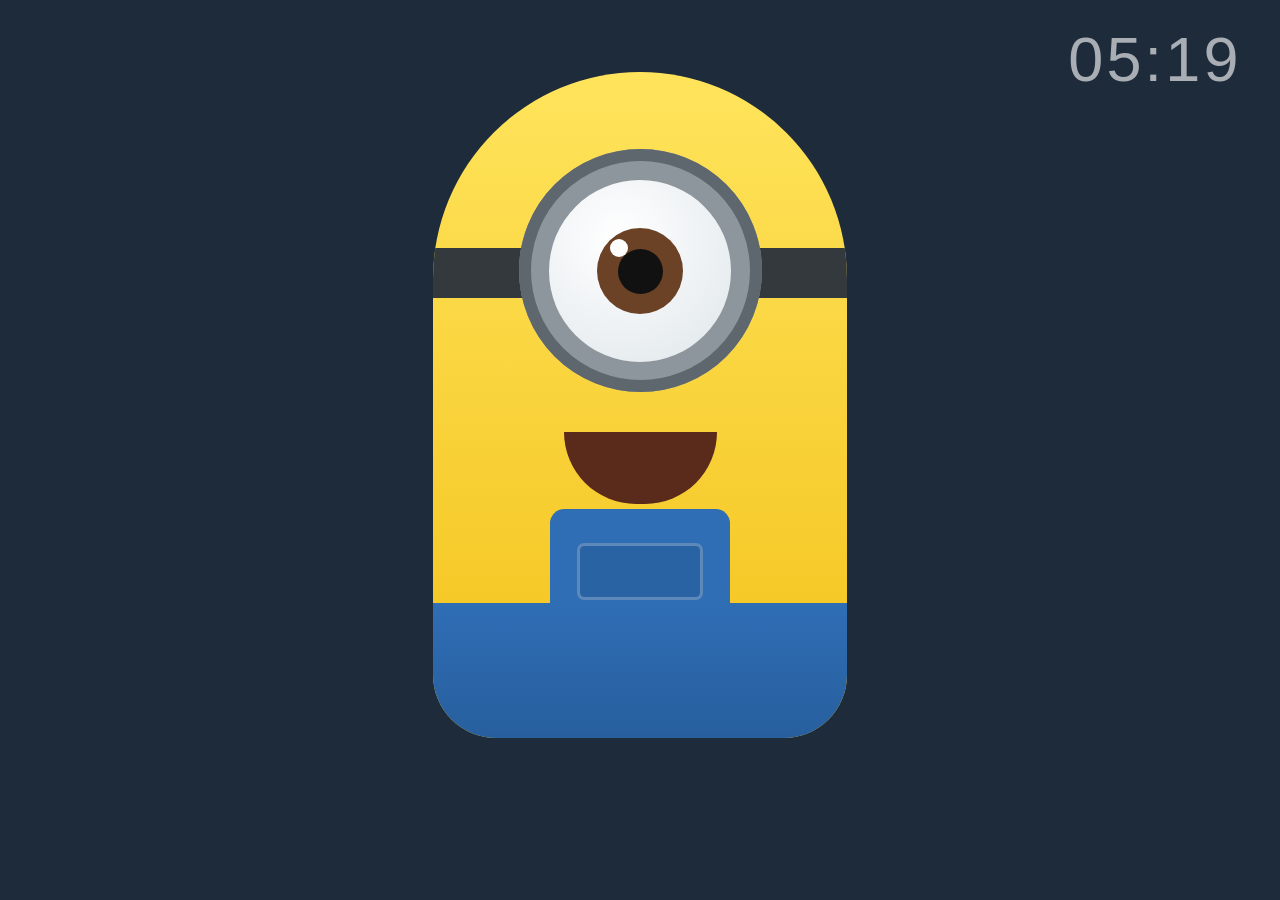
<file: app/src/main/assets/face/index.html>
<!doctype html>
<html lang="fr">
<head>
<meta charset="utf-8">
<meta name="viewport" content="width=device-width, initial-scale=1, user-scalable=no">
<title>Bello</title>
<link rel="stylesheet" href="face.css">
</head>
<body class="idle">
<!--
  The face is built from HTML elements, not SVG: only `transform` and `opacity` are animated, so
  the GPU composites them without repainting the whole picture. An animated SVG costs ~13 % CPU
  when idle on this tablet, this version ~0.5 % (see docs/feasibility-results.md, SP-06).
-->
<div id="stage">
  <div id="face">
    <div class="head">
      <div class="strap"></div>
      <div class="goggle">
        <div class="ring"></div>
        <div class="glow"></div>
        <div class="glass">
          <div id="pupil">
            <div class="iris"></div>
            <div class="highlight"></div>
          </div>
          <div id="lid"></div>
          <div id="lidLow"></div>
        </div>
      </div>
      <div id="mouth"></div>

      <!-- The overalls live inside the body: its rounded silhouette clips them, so the denim
           takes the body's own curve and there is no seam to get wrong. -->
      <div class="overalls"></div>
      <div class="bib"><div class="pocket"></div></div>
    </div>
  </div>

  <div id="dots"><i></i><i></i><i></i></div>
  <div id="zzz">z<span>z</span></div>
  <div id="question">?</div>
  <div id="bang">!</div>
</div>

<div id="clock"></div>
<div id="countdown"></div>
<div id="offline">hors ligne</div>
<div id="subtitles">
  <div id="user"></div>
  <div id="answer"></div>
</div>
<!-- A page for the phone (FR-PAGE-05): the QR code is painted once on the canvas, then nothing moves. -->
<div id="qr">
  <canvas id="qrCanvas"></canvas>
  <div id="qrCaption"></div>
  <div id="qrHint">Sur le Wi-Fi de la maison</div>
  <div id="qrUrl"></div>
</div>

<script src="face.js"></script>
</body>
</html>
</file>
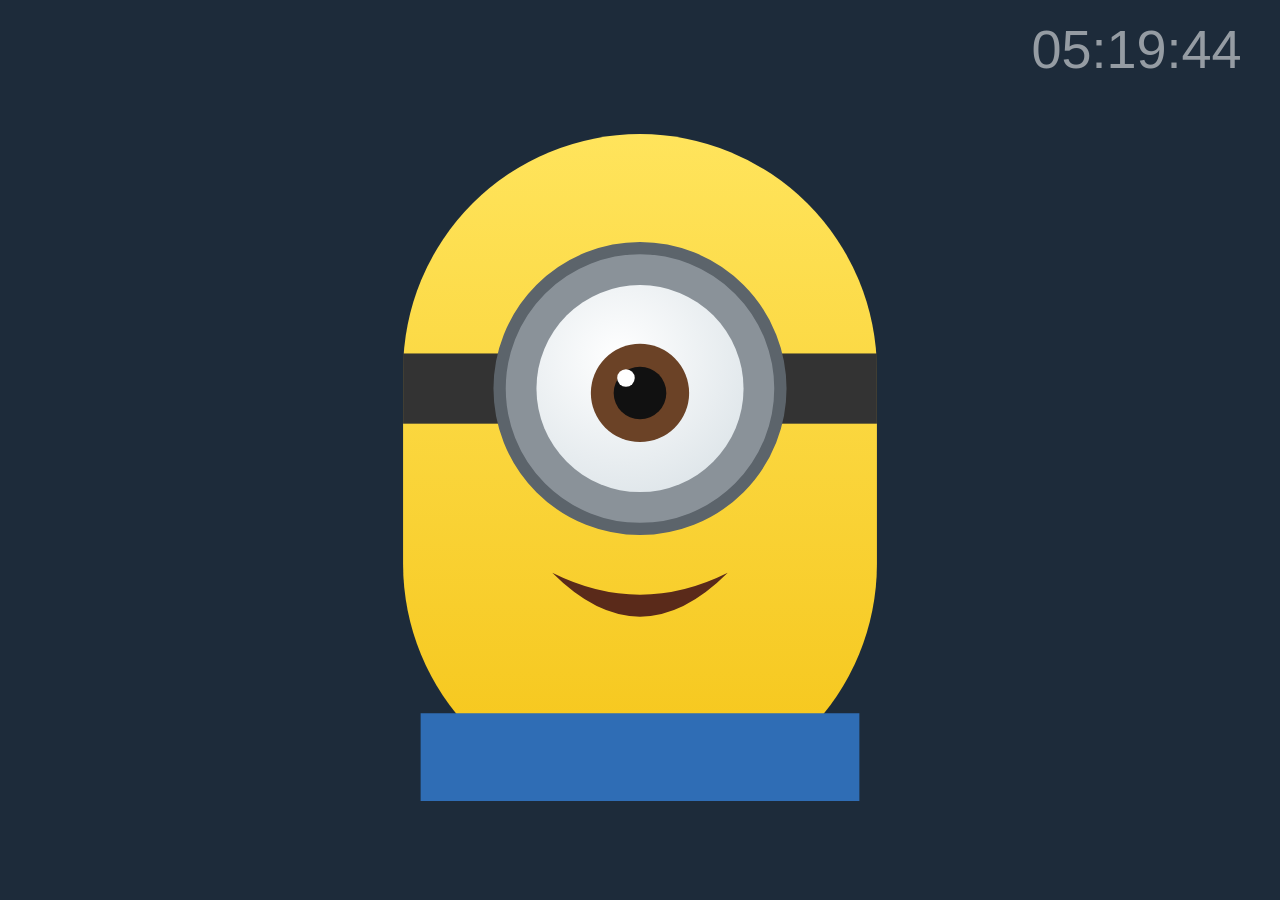
<file: spikes/app/src/main/assets/face/index.html>
<!doctype html>
<html lang="fr">
<head>
<meta charset="utf-8">
<meta name="viewport" content="width=device-width, initial-scale=1">
<title>Bello Face Spike</title>
<style>
  html, body { margin: 0; height: 100%; background: #1d2b3a; overflow: hidden; font-family: sans-serif; }
  #stage { position: absolute; inset: 0; display: flex; align-items: center; justify-content: center; }
  svg { width: 78vh; height: 78vh; }
  .eyeGroup { transform-origin: 400px 330px; }
  .pupil { animation: look 6s ease-in-out infinite; }
  .lid { transform-origin: 400px 250px; transform: scaleY(0); animation: blink 4.2s infinite; }
  .mouth { transform-origin: 400px 560px; transition: transform .2s; }
  body.speaking .mouth { animation: talk .28s ease-in-out infinite alternate; }
  body.listening .eyeGroup { transform: scale(1.08); transition: transform .3s; }
  body.listening .pupil { animation: none; }
  body.thinking .pupil { animation: think 1.6s ease-in-out infinite; }
  body.sleepy .lid { animation: none; transform: scaleY(.65); }
  body.sleepy #stage { filter: brightness(.35); }
  .dots { opacity: 0; }
  body.thinking .dots { opacity: 1; animation: pulse 1s infinite; }
  #clock { position: absolute; right: 3vw; top: 2vh; color: #fff8; font-size: 6vh; }
  #hud { position: absolute; left: 1vw; bottom: 1vh; color: #fff9; font-size: 2.4vh; }
  @keyframes blink { 0%, 92%, 100% { transform: scaleY(0); } 95% { transform: scaleY(1); } }
  @keyframes look { 0%, 100% { transform: translate(0, 0); } 25% { transform: translate(-28px, 6px); } 55% { transform: translate(26px, -4px); } 75% { transform: translate(0, 14px); } }
  @keyframes think { 0%, 100% { transform: translate(18px, -26px); } 50% { transform: translate(-18px, -26px); } }
  @keyframes talk { from { transform: scaleY(.25); } to { transform: scaleY(1.15); } }
  @keyframes pulse { 50% { opacity: .3; } }
</style>
</head>
<body class="idle">
<div id="stage">
  <svg viewBox="0 0 800 800" aria-label="Minion-style face">
    <defs>
      <linearGradient id="skin" x1="0" x2="0" y1="0" y2="1">
        <stop offset="0" stop-color="#ffe45c"/><stop offset="1" stop-color="#f5c518"/>
      </linearGradient>
      <radialGradient id="glass" cx=".4" cy=".35" r=".7">
        <stop offset="0" stop-color="#fff"/><stop offset="1" stop-color="#dfe6ea"/>
      </radialGradient>
      <clipPath id="eyeClip"><circle cx="400" cy="330" r="118"/></clipPath>
    </defs>
    <rect x="130" y="40" width="540" height="760" rx="270" fill="url(#skin)"/>
    <rect x="130" y="290" width="540" height="80" fill="#333"/>
    <g class="eyeGroup">
      <circle cx="400" cy="330" r="160" fill="#8a9299" stroke="#5c646b" stroke-width="14"/>
      <circle cx="400" cy="330" r="118" fill="url(#glass)"/>
      <g clip-path="url(#eyeClip)">
        <g class="pupil">
          <circle cx="400" cy="335" r="56" fill="#6b4226"/>
          <circle cx="400" cy="335" r="30" fill="#111"/>
          <circle cx="384" cy="318" r="10" fill="#fff"/>
        </g>
        <rect class="lid" x="270" y="200" width="260" height="260" fill="#f5c518"/>
      </g>
    </g>
    <g class="dots" fill="#333">
      <circle cx="560" cy="150" r="14"/><circle cx="600" cy="115" r="18"/><circle cx="650" cy="75" r="24"/>
    </g>
    <path class="mouth" d="M300 540 Q400 640 500 540 Q400 590 300 540 Z" fill="#5a2a1a"/>
    <path d="M150 700 H650 V800 H150 Z" fill="#2f6db5"/>
  </svg>
</div>
<div id="clock"></div>
<div id="hud"></div>
<script>
  function setState(s) { document.body.className = s; }
  function tickClock() {
    var d = new Date();
    document.getElementById('clock').textContent =
      ('0' + d.getHours()).slice(-2) + ':' + ('0' + d.getMinutes()).slice(-2) + ':' + ('0' + d.getSeconds()).slice(-2);
  }
  setInterval(tickClock, 1000); tickClock();

  var last = 0, frames = [], windowStart = performance.now();
  function loop(t) {
    if (last) frames.push(t - last);
    last = t;
    if (t - windowStart >= 5000) {
      var n = frames.length, sum = 0, sorted = frames.slice().sort(function (a, b) { return a - b; });
      frames.forEach(function (f) { sum += f; });
      var fps = n ? (1000 * n / sum) : 0;
      var p95 = n ? sorted[Math.floor(n * 0.95)] : 0;
      var longFrames = frames.filter(function (f) { return f > 50; }).length;
      var report = 'state=' + document.body.className + ' fps=' + fps.toFixed(1) + ' p95ms=' + p95.toFixed(1) + ' long50=' + longFrames + ' frames=' + n;
      document.getElementById('hud').textContent = report;
      try { Bello.fps(report); } catch (e) {}
      frames = []; windowStart = t;
    }
    requestAnimationFrame(loop);
  }
  requestAnimationFrame(loop);
</script>
</body>
</html>
</file>
<file: app/src/main/assets/face/face.css>
/*
 * Performance rules for this file (SP-06 budget, Chromium 95):
 *  - animate only `transform` and `opacity` (GPU composited, no repaint);
 *  - no infinite animation in idle/sleepy — idle life comes from JS timers;
 *  - sizes in vh so the face scales with the screen without JS.
 */
:root {
  --bg: #1d2b3a;
  --skin-top: #ffe45c;
  --skin: #f3c21a;
  --skin-dark: #e0ad0c;
  --dark: #34393e;
  --mouth: #5a2a1a;
  --denim: #2f6db5;
  --denim-dark: #275f9e;
  --text: #ffffff;
  --muted: rgba(255, 255, 255, 0.62);
}

html, body {
  margin: 0;
  height: 100%;
  overflow: hidden;
  background: var(--bg);
  font-family: sans-serif;
  -webkit-user-select: none;
  user-select: none;
  -webkit-tap-highlight-color: transparent;
}

#stage {
  position: absolute;
  inset: 0;
  display: flex;
  align-items: center;
  justify-content: center;
  padding-bottom: 10vh;
  transition: opacity 1.2s;
}

#face { position: relative; width: 46vh; height: 74vh; }

/*
 * Head and body are one shape — a Minion has no neck. Everything else (goggle, mouth, the
 * overalls) is drawn inside it and clipped by `overflow: hidden`, so nothing can drift away
 * from the silhouette: the denim ends exactly where the body ends, curve included.
 */
.head {
  position: absolute;
  inset: 0;
  border-radius: 23vh 23vh 7vh 7vh;
  background: linear-gradient(180deg, var(--skin-top), var(--skin));
  overflow: hidden;
}


.strap {
  position: absolute;
  top: 19.5vh;
  left: 0;
  right: 0;
  height: 5.6vh;
  background: var(--dark);
}

/* Goggle */
.goggle {
  position: absolute;
  top: 8.6vh;
  left: 50%;
  width: 27vh;
  height: 27vh;
  margin-left: -13.5vh;
  border-radius: 50%;
  background: #8d969d;
}
.ring {
  position: absolute;
  inset: 0;
  border-radius: 50%;
  border: 1.4vh solid #5f676e;
  box-sizing: border-box;
}
.glow {
  position: absolute;
  inset: -0.6vh;
  border-radius: 50%;
  border: 0.9vh solid #7fd4ff;
  box-sizing: border-box;
  opacity: 0;
}
.glass {
  position: absolute;
  inset: 3.4vh;
  border-radius: 50%;
  background: radial-gradient(circle at 38% 32%, #ffffff 0%, #dfe6ea 100%);
  overflow: hidden;
}

/* Eye */
#pupil {
  position: absolute;
  top: 50%;
  left: 50%;
  width: 9.6vh;
  height: 9.6vh;
  margin: -4.8vh 0 0 -4.8vh;
  border-radius: 50%;
  background: #6b4226;
  transition: transform .3s ease-out;
  will-change: transform;
}
.iris {
  position: absolute;
  inset: 2.3vh;
  border-radius: 50%;
  background: #111;
}
.highlight {
  position: absolute;
  top: 1.2vh;
  left: 1.4vh;
  width: 2vh;
  height: 2vh;
  border-radius: 50%;
  background: #fff;
}

#lid, #lidLow {
  position: absolute;
  left: -10%;
  width: 120%;
  height: 100%;
  background: var(--skin);
  will-change: transform;
}
#lid { top: 0; transform-origin: top center; transform: scaleY(0); transition: transform .09s linear; }
#lidLow { bottom: 0; transform-origin: bottom center; transform: scaleY(0); transition: transform .3s; }
body.blink #lid { transform: scaleY(1); }

/* Mouth: one element, shape per state */
#mouth {
  position: absolute;
  top: 40vh;
  left: 50%;
  width: 17vh;
  height: 8vh;
  margin-left: -8.5vh;
  background: var(--mouth);
  border-radius: 0 0 9vh 9vh;
  transform-origin: top center;
  will-change: transform;
  transition: border-radius .2s, transform .2s, width .2s, height .2s, margin .2s;
}
body.happy #mouth { height: 11vh; width: 21vh; margin-left: -10.5vh; }
body.speaking #mouth { border-radius: 50%; height: 7vh; animation: talk .26s ease-in-out infinite alternate; }
body.listening #mouth, body.alert #mouth { width: 6vh; height: 6.6vh; margin-left: -3vh; border-radius: 50%; }
body.thinking #mouth, body.sleepy #mouth { height: 1.5vh; width: 12vh; margin-left: -6vh; border-radius: 1vh; }
body.sad #mouth { height: 7vh; border-radius: 9vh 9vh 0 0; transform: translateY(2vh); }
body.confused #mouth {
  height: 3.4vh;
  width: 19vh;
  margin-left: -9.5vh;
  background: transparent;
  border-radius: 0;
  /* static wave, painted once */
  background-image: url("data:image/svg+xml;utf8,<svg xmlns='http://www.w3.org/2000/svg' viewBox='0 0 120 22'><path d='M4 14 Q16 2 28 14 T52 14 T76 14 T100 14 T116 10' fill='none' stroke='%235a2a1a' stroke-width='7' stroke-linecap='round'/></svg>");
  background-size: 100% 100%;
}

/*
 * Overalls: waist at 59vh, bib from 48.5vh — just under the mouth, which ends at 48vh.
 * Nothing here needs a radius: the body clips all of it.
 */
.overalls {
  position: absolute;
  left: 0;
  right: 0;
  top: 59vh;
  bottom: 0;
  background: linear-gradient(180deg, var(--denim), var(--denim-dark));
}
.bib {
  position: absolute;
  top: 48.5vh;
  bottom: 15vh;
  left: 50%;
  width: 20vh;
  margin-left: -10vh;
  border-radius: 1.6vh 1.6vh 0 0;
  background: var(--denim);
}
.pocket {
  position: absolute;
  top: 3.8vh;
  left: 50%;
  width: 14vh;
  height: 6.4vh;
  margin-left: -7vh;
  border-radius: 0.8vh;
  box-sizing: border-box;
  background: #2a63a4;
  border: 0.35vh solid rgba(255, 255, 255, 0.24);
}
/* State decorations */
#dots, #zzz, #question, #bang {
  position: absolute;
  opacity: 0;
  transition: opacity .3s;
  pointer-events: none;
}
#dots { top: 18vh; left: 62%; display: flex; align-items: flex-end; }
#dots i { display: block; background: #fff; border-radius: 50%; margin-left: 1.4vh; will-change: opacity; }
#dots i:nth-child(1) { width: 1.6vh; height: 1.6vh; }
#dots i:nth-child(2) { width: 2.2vh; height: 2.2vh; }
#dots i:nth-child(3) { width: 3vh; height: 3vh; }
#zzz { top: 16vh; left: 64%; color: #cfe3ff; font-size: 7vh; font-weight: bold; }
#zzz span { font-size: 5vh; vertical-align: top; }
#question { top: 12vh; left: 64%; color: #fff; font-size: 13vh; font-weight: bold; }
#bang { top: 12vh; left: 64%; color: #ff5a4e; font-size: 13vh; font-weight: bold; }

body.thinking #dots,
body.sleepy #zzz,
body.confused #question,
body.alert #bang { opacity: 1; }

/* Per-state expressions (transform/opacity only) */
body.listening .goggle { transform: scale(1.05); transition: transform .3s; }
body.listening .glow { animation: glow 1.4s ease-in-out infinite; }
body.thinking #pupil { transform: translate(3.4vh, -3.6vh); }
body.thinking #dots i { animation: pulse 1.2s ease-in-out infinite; }
body.thinking #dots i:nth-child(2) { animation-delay: .2s; }
body.thinking #dots i:nth-child(3) { animation-delay: .4s; }
body.happy #lidLow { transform: scaleY(.42); }
body.happy #face { animation: hop .5s ease-out 1; }
body.sad #pupil { transform: translateY(3vh); }
body.sad #lid { transform: scaleY(.34); transition: transform .3s; }
body.confused #pupil { transform: translate(-3vh, -1.6vh); }
body.confused #face { transform: rotate(-4deg); transition: transform .4s; }
body.alert #face { animation: shake .5s ease-in-out infinite; }
body.sleepy #lid { transform: scaleY(.72); transition: transform 1s; }
body.sleepy #stage { opacity: .38; }

/* Emotion tagged by the model (FR-FACE-04): shown alongside any state, eyes and badges only. */
body.emo-happy #lidLow { transform: scaleY(.42); }
body.emo-sad #pupil { transform: translateY(2.4vh); }
body.emo-sad #lid { transform: scaleY(.34); transition: transform .3s; }
body.emo-confused #pupil { transform: translate(-2.4vh, -1.2vh); }
body.emo-confused #question { opacity: 1; }
body.emo-alert #bang { opacity: 1; }

@keyframes glow { 0%, 100% { opacity: .15; } 50% { opacity: .9; } }
@keyframes pulse { 0%, 100% { opacity: .25; } 50% { opacity: 1; } }
@keyframes talk { from { transform: scaleY(.25); } to { transform: scaleY(1.15); } }
@keyframes shake { 0%, 100% { transform: rotate(0); } 25% { transform: rotate(-3deg); } 75% { transform: rotate(3deg); } }
@keyframes hop { 0% { transform: translateY(0); } 40% { transform: translateY(-2.6vh); } 100% { transform: translateY(0); } }

/* Clock (updated once per minute) */
#clock {
  position: absolute;
  top: 2.5vh;
  right: 3vw;
  color: var(--muted);
  font-size: 7vh;
  font-weight: 300;
  letter-spacing: .05em;
}
body.sleepy #clock { color: rgba(255, 255, 255, .25); }

/* Running timer, under the clock (FR-TOOL-02). Hidden unless there is one. */
#countdown {
  position: absolute;
  top: 10.5vh;
  right: 3vw;
  color: var(--accent, #ffd600);
  font-size: 4vh;
  font-weight: 400;
  letter-spacing: .06em;
  opacity: 0;
  transition: opacity .3s;
}
#countdown.on { opacity: .85; }

/* No network: said quietly, in a corner, for as long as it lasts (NFR-REL-02). */
#offline {
  position: absolute;
  bottom: 2.5vh;
  left: 3vw;
  color: rgba(255, 255, 255, .45);
  font-size: 2.6vh;
  letter-spacing: .08em;
  opacity: 0;
  transition: opacity .4s;
}
#offline.on { opacity: 1; }
body.sleepy #offline { opacity: 0; }

/* Subtitles */
#subtitles {
  position: absolute;
  left: 8vw;
  right: 8vw;
  bottom: 3vh;
  text-align: center;
  transition: opacity .6s;
}
#subtitles.hidden { opacity: 0; }
#user { color: var(--muted); font-size: 3.4vh; margin-bottom: .6vh; }
#answer { color: var(--text); font-size: 4.4vh; line-height: 1.25; max-height: 16vh; overflow: hidden; }
#user:empty, #answer:empty { display: none; }

/* A page for the phone (FR-PAGE-05): a card with the QR code, painted once on a canvas and faded
   in once — nothing animates while it is shown. A sibling of #stage, so the sleepy dimming
   leaves it readable; brightness is the activity's business. */
#qr {
  position: absolute;
  top: 45%;
  right: 4vw;
  width: 42vh;
  transform: translateY(-50%);
  padding: 2vh;
  box-sizing: border-box;
  background: #fff;
  border-radius: 2.4vh;
  text-align: center;
  opacity: 0;
  visibility: hidden;
  transition: opacity .6s, visibility 0s linear .6s;
}
#qr.on { opacity: 1; visibility: visible; transition: opacity .6s; }
#qrCanvas { display: block; width: 38vh; height: 38vh; margin: 0 auto; }
#qrCaption { color: #1d2b3a; font-size: 2.8vh; font-weight: 600; line-height: 1.2; margin-top: 1.4vh; max-height: 6.8vh; overflow: hidden; }
#qrHint { color: #5f676e; font-size: 1.9vh; margin-top: .6vh; }
#qrUrl { color: #5f676e; font-family: monospace; font-size: 1.8vh; margin-top: .3vh; word-break: break-all; }
</file>
